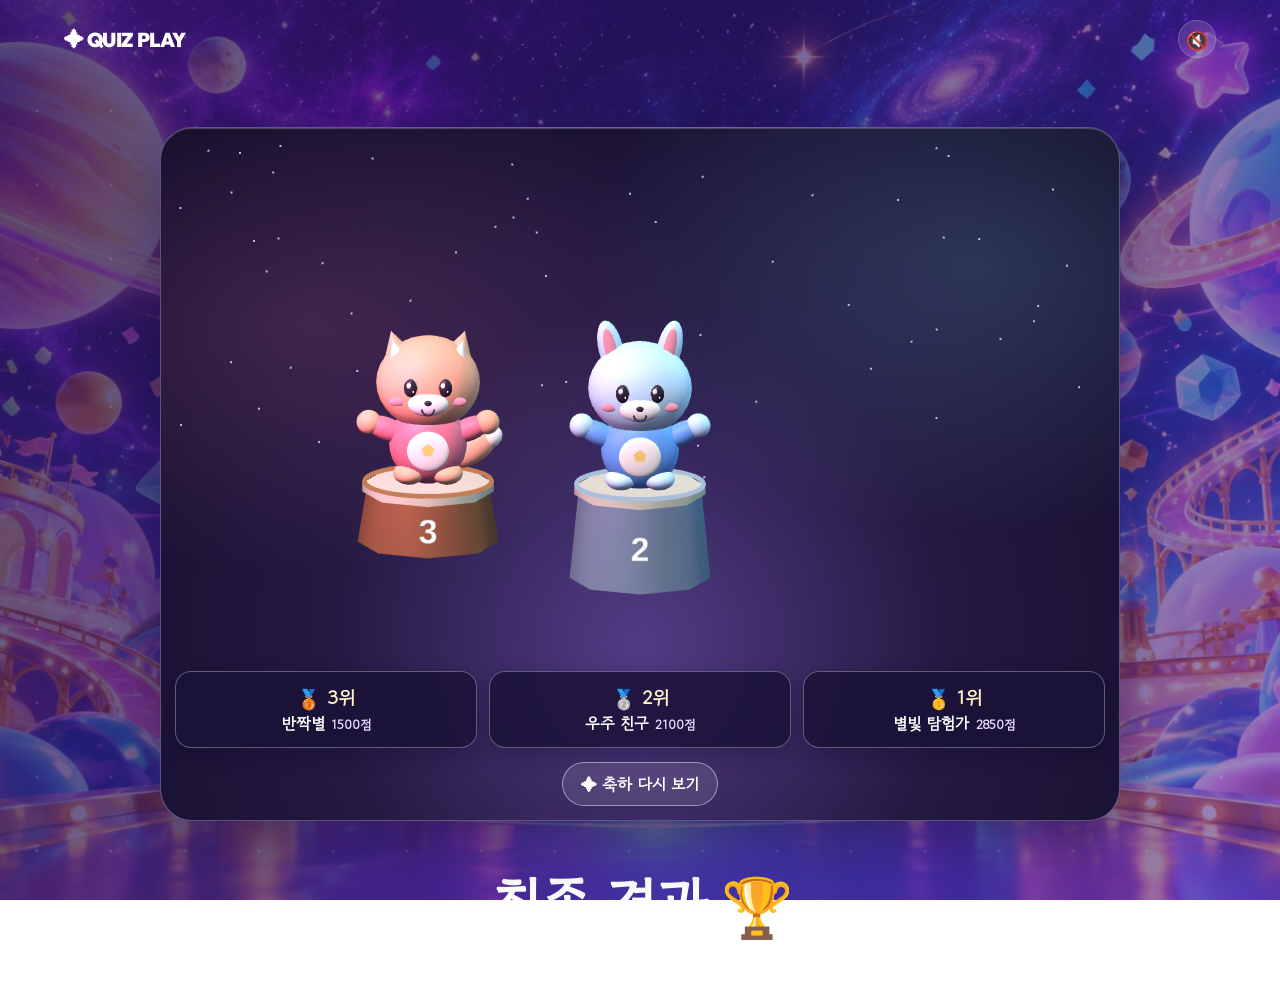
<file: tests/podium-preview.html>
<!doctype html><html lang="ko"><head><meta charset="utf-8"><meta name="viewport" content="width=device-width,initial-scale=1"><link rel="stylesheet" href="../style.css"><title>시상대 검증</title></head>
<body class="game theme-cosmic"><header class="game-top"><span class="brand">✦ QUIZ PLAY</span><span class="top-right"></span></header><main class="screen"><div id="podium" class="podium" aria-label="상위 3위 시상대"></div><h1 class="game-heading">최종 결과 🏆</h1></main>
<script type="module">import { podium } from '../js/game-effects.js';const presets={normal:[{name:'별빛 탐험가',score:2850},{name:'우주 친구',score:2100},{name:'반짝별',score:1500}],tie:[{name:'별빛 탐험가',score:2500},{name:'우주 친구',score:2500},{name:'반짝별',score:1500}],empty:[]};window.showPodiumTest=name=>podium(document.getElementById('podium'),presets[name]);window.showPodiumTest('normal');</script></body></html>
</file>
<file: style.css>
@import url('https://fonts.googleapis.com/css2?family=Outfit:wght@600;700;800;900&family=Gowun+Dodum&display=swap');
:root { --ink:#25164f; --purple:#7445e8; --pink:#ff64ae; --yellow:#ffd456; --muted:#77708c; }
* { box-sizing:border-box; }
html,body { margin:0; min-height:100%; }
body { font-family:"Gowun Dodum","Apple SD Gothic Neo","Malgun Gothic",sans-serif; color:var(--ink); }
button,input,select { font:inherit; }
button,a { -webkit-tap-highlight-color:transparent; }
button { cursor:pointer; border:0; }
button:disabled { opacity:.45; cursor:default; }
a { color:inherit; text-decoration:none; }
[hidden] { display:none!important; }
.brand { font:900 20px "Outfit",sans-serif; letter-spacing:-.6px; white-space:nowrap; color:white; }
.brand span { color:#ffd456; font-size:26px; margin-right:5px; }
.brand.dark { color:var(--ink); }
.brand.dark span { color:var(--purple); }
.eyebrow,.step-label { font:800 11px "Outfit",sans-serif; letter-spacing:.18em; color:#b8a1ff; }
.btn { display:inline-flex; align-items:center; justify-content:center; gap:8px; padding:16px 23px; border-radius:14px; font-weight:900; font-size:16px; box-shadow:0 5px 0 rgba(28,12,71,.2); transition:transform .15s,box-shadow .15s; }
.btn:hover:not(:disabled) { transform:translateY(-2px); }
.btn:active:not(:disabled) { transform:translateY(3px); box-shadow:0 2px 0 rgba(28,12,71,.2); }
.btn.primary { background:var(--yellow); color:#302054; }
.btn.light { background:white; color:var(--ink); }
.btn.ghost { color:white; background:rgba(255,255,255,.1); border:1px solid rgba(255,255,255,.35); box-shadow:none; }
.btn.compact { padding:12px 21px; font-size:14px; }
.topbar,.game-top { display:flex; align-items:center; justify-content:space-between; gap:20px; padding:23px 6%; color:white; position:relative; z-index:1; }
.top-link { font-size:13px; font-weight:800; color:#eee6ff; }
.home { background:#f8f7fd; }
.home-main { min-height:510px; position:relative; overflow:hidden; display:flex; align-items:center; justify-content:space-between; gap:40px; padding:50px 10% 80px; color:white; background:radial-gradient(circle at 74% 30%,#874df0 0,transparent 34%),linear-gradient(130deg,#251452,#4c258f 65%,#7445c9); }
.home .topbar { background:#251452; }
.home-copy { position:relative; z-index:1; }
.home-copy h1 { font-size:clamp(39px,5vw,70px); line-height:1.18; letter-spacing:-.05em; margin:18px 0; }
.home-copy h1 em { color:#ffdc6b; font-style:normal; }
.home-copy p { color:#e0d5fb; line-height:1.8; font-size:16px; }
.home-actions { display:flex; flex-wrap:wrap; gap:12px; margin:27px 0; }
.features { display:flex; flex-wrap:wrap; gap:18px; color:#d6c7f8; font-size:12px; font-weight:bold; }
.hero-art { flex:0 0 350px; height:340px; position:relative; display:grid; place-items:center; }
.hero-card { width:255px; height:290px; border:7px solid rgba(255,255,255,.88); border-radius:32px; background:linear-gradient(145deg,#8660f2,#d269df); transform:rotate(8deg); box-shadow:0 25px 70px #170c4870, inset 0 0 30px #ffffff3a; display:flex; flex-direction:column; align-items:center; justify-content:center; gap:12px; }
.hero-card-label,.hero-card b { font:800 11px "Outfit",sans-serif; letter-spacing:.15em; }
.hero-question { font:900 125px/1 "Outfit"; color:#ffdf61; text-shadow:4px 8px 0 #6c39c1; }
.hero-answers { display:flex; gap:10px; }.hero-answers i { display:grid; place-items:center; background:#55c9fb; width:50px; height:45px; border-radius:12px; font:900 26px "Outfit"; font-style:normal; }.hero-answers i+ i { background:#fb638f; }
.orbit,.hero-star { position:absolute; font-size:50px; color:#ffe276; text-shadow:0 5px 20px #b951ed; }.orbit-one { left:0; top:30px; }.orbit-two { right:0; top:60px; color:#9bf6ef; }.hero-star { left:0; bottom:10px; color:#ff8ccc; }
.library { max-width:1200px; margin:auto; padding:55px 30px 90px; }.section-title { display:flex; justify-content:space-between; align-items:end; margin-bottom:24px; }.section-title h2,.panel-heading h2 { margin:7px 0; font-size:25px; letter-spacing:-.04em; }.section-title p,.panel-heading p { color:var(--muted); font-size:14px; margin:0; }.text-link { color:var(--purple); font-weight:900; }
.quiz-list { display:grid; grid-template-columns:repeat(auto-fill,minmax(260px,1fr)); gap:20px; }.quiz-card { background:white; border:1px solid #edeaf6; border-radius:22px; overflow:hidden; box-shadow:0 9px 30px #3b275208; }.quiz-cover { height:150px; padding:20px; display:flex; flex-direction:column; justify-content:space-between; color:white; position:relative; overflow:hidden; background-size:cover; background-position:center; }.quiz-cover span { font:800 10px "Outfit"; letter-spacing:.15em; }.quiz-cover strong { font:900 44px "Outfit"; }.quiz-cover small { font-size:10px; letter-spacing:.1em; }.quiz-cover i { position:absolute; right:20px; top:30px; font-size:75px; font-style:normal; color:#ffffff9c; }.quiz-card-body { padding:20px; }.card-tag { color:var(--purple); background:#f1edff; border-radius:20px; padding:5px 10px; font-size:11px; font-weight:bold; }.quiz-card h3 { margin:15px 0 6px; font-size:18px; }.quiz-card p { color:var(--muted); font-size:13px; min-height:36px; }.card-actions { display:flex; align-items:center; gap:15px; border-top:1px solid #f1eef7; padding-top:16px; color:#827b93; font-size:13px; font-weight:bold; }.card-actions button { background:none; color:inherit; padding:0; }.card-actions .play-link { color:var(--purple); margin-right:auto; }
.editor-page { background:#f7f6fc; }.editor-top { height:72px; background:white; border-bottom:1px solid #ece9f4; display:flex; justify-content:space-between; align-items:center; padding:0 5%; position:sticky; top:0; z-index:5; }.editor-actions { display:flex; align-items:center; gap:25px; }.quiet-link { font-size:13px; color:#77708c; font-weight:bold; }.editor-layout { max-width:1250px; margin:auto; display:grid; grid-template-columns:250px 1fr; gap:45px; padding:48px 30px 90px; }.editor-sidebar { position:sticky; top:115px; align-self:start; }.editor-sidebar h1 { font-size:29px; line-height:1.35; letter-spacing:-.05em; }.editor-sidebar>p,.tip-card p { font-size:14px; line-height:1.7; color:var(--muted); }.tip-card { background:#eae3ff; padding:20px; border-radius:18px; margin:32px 0; }.tip-card span { display:block; font-size:25px; color:var(--purple); margin-bottom:8px; }.tip-card p { margin-bottom:0; }.editor-content { display:grid; gap:18px; }.editor-panel { background:white; border:1px solid #ece9f5; border-radius:22px; padding:30px; box-shadow:0 8px 30px #30165707; }.panel-heading { display:flex; justify-content:space-between; align-items:start; margin-bottom:24px; }.step-label { color:#9a7aec; }.panel-icon { display:grid; place-items:center; width:42px; height:42px; border-radius:14px; color:var(--purple); background:#f2edff; font:900 24px "Outfit"; }.field { display:block; font-size:13px; font-weight:900; margin-top:17px; }.field input,.field select { display:block; width:100%; margin-top:8px; padding:13px 14px; border:1px solid #e6e1f0; border-radius:11px; color:var(--ink); background:#fbfaff; outline:none; }.field input:focus,.field select:focus { border-color:#9571eb; box-shadow:0 0 0 3px #eee7ff; }.optional { color:#aaa3b8; font-size:11px; font-weight:normal; }
.themes { display:grid; grid-template-columns:repeat(3,1fr); gap:12px; }.theme-choice { padding:5px 5px 12px; border:2px solid #edeaf4; border-radius:15px; text-align:left; background:white; color:var(--ink); }.theme-choice.selected { border-color:var(--purple); box-shadow:0 0 0 3px #f0ebff; }.theme-choice strong,.theme-choice small { display:block; margin:8px 7px 0; }.theme-choice strong { font-size:13px; }.theme-choice small { color:#928ba3; font-size:11px; margin-top:3px; }.theme-preview { height:90px; display:block; border-radius:10px; color:#fff; padding:13px; background-size:cover; background-position:center; }.theme-preview i { font-size:25px; font-style:normal; }.theme-preview b { float:right; font-size:34px; color:#ffdd6a; }
.question-editor { border:1px solid #ebe7f3; background:#fdfcff; border-radius:16px; padding:20px; margin:15px 0; }.question-head { display:flex; justify-content:space-between; align-items:center; }.question-head strong { font-size:14px; }.number-badge { display:inline-grid; place-items:center; width:33px; height:33px; background:#eee8ff; color:var(--purple); border-radius:10px; font:800 13px "Outfit"; margin-right:8px; }.question-tools { display:flex; gap:4px; }.question-tools button { color:#8a839b; background:#f2f0f7; border-radius:8px; width:30px; height:30px; }.editor-options { display:grid; grid-template-columns:1fr 1fr; gap:10px; margin-top:8px; }.option-edit { display:flex; align-items:center; gap:7px; }.option-edit input { margin:0; }.correct-pick { flex:0 0 36px; height:36px; border-radius:10px; color:#9991a8; background:#eeeaf5; font-weight:900; }.correct-pick.picked { color:white; background:#38bf8b; }.question-details { display:flex; gap:14px; }.question-details .field:first-child { flex:1; }.time-field { width:115px; }.add-buttons { display:flex; gap:10px; margin-top:17px; }.add-btn { flex:1; padding:15px; border:1px dashed #bca9e9; background:#f8f5ff; border-radius:12px; color:var(--purple); font-weight:900; }.count { font-size:14px; color:var(--purple); }.editor-message,.msg { color:#e33f66; font-size:13px; font-weight:bold; }.editor-footer { display:flex; justify-content:space-between; align-items:center; gap:15px; }.editor-footer p { color:#8e879f; font-size:12px; }
.theme-cosmic { background-image:linear-gradient(120deg,#24104bbd,#4a1e8d8a),url("assets/cosmic.jpg"),linear-gradient(135deg,#271551,#864de2); }.theme-sunset { background-image:radial-gradient(circle at 75% 15%,#ffd179 0,transparent 25%),radial-gradient(circle at 15% 90%,#fa7bb1 0,transparent 30%),linear-gradient(135deg,#8a359f,#f66c88 65%,#ffa77b); }.theme-ocean { background-image:radial-gradient(circle at 80% 15%,#78f4d7 0,transparent 25%),radial-gradient(circle at 12% 80%,#31cce2 0,transparent 30%),linear-gradient(135deg,#153679,#1466a4 58%,#31b4b3); }
.game { min-height:100vh; color:white; background-size:cover; background-position:center; background-attachment:fixed; }.game::before { content:""; position:fixed; inset:0; background-image:radial-gradient(#ffffff88 1px,transparent 2px); background-size:74px 74px; opacity:.25; pointer-events:none; }.game-top { padding:20px 5%; }.game-title { font-weight:bold; font-size:13px; opacity:.8; }.live-badge { font:800 10px "Outfit"; letter-spacing:.12em; background:#ffffff20; border:1px solid #ffffff35; border-radius:30px; padding:9px 14px; }.screen { min-height:calc(100vh - 75px); position:relative; display:flex; flex-direction:column; align-items:center; justify-content:center; text-align:center; gap:16px; padding:25px 20px 60px; }.game-heading { font-size:clamp(35px,5vw,58px); letter-spacing:-.05em; margin:0; }.game-heading span { color:#ffdd65; }.sub { color:#f0eaff; margin:0; font-size:16px; line-height:1.6; }.join-box { background:white; color:var(--ink); border-radius:24px; padding:22px 30px; display:flex; gap:25px; align-items:center; box-shadow:0 18px 60px #18073540; }.qr svg { display:block; width:clamp(150px,18vw,210px); height:auto; }.join-info { text-align:left; }.mini-label { font:800 11px "Outfit",sans-serif; letter-spacing:.12em; color:#a49bb5; }.url { font-size:13px; margin:5px 0 20px; word-break:break-all; }.pin { font:900 clamp(48px,8vw,75px)/1 "Outfit"; letter-spacing:.08em; margin:7px 0; color:#7542e7; }.players { list-style:none; padding:0; margin:0; display:flex; flex-wrap:wrap; gap:8px; justify-content:center; max-width:900px; }.players li,.tag { background:#ffffff25; border:1px solid #ffffff35; padding:9px 16px; border-radius:30px; font-weight:bold; }.qnum { font:800 12px "Outfit"; letter-spacing:.15em; background:#ffffff25; border-radius:30px; padding:9px 16px; }.qtext { background:white; color:var(--ink); border-radius:22px; padding:30px; font-size:clamp(22px,3.5vw,42px); font-weight:900; line-height:1.4; max-width:950px; width:100%; margin:0; word-break:keep-all; box-shadow:0 15px 45px #160c3b30; }.timer { display:grid; place-items:center; border:5px solid #fff9; background:#ffdb63; color:var(--ink); border-radius:50%; width:76px; height:76px; font:900 32px "Outfit"; }.timer.small { width:58px; height:58px; font-size:25px; }.answer-grid { display:grid; grid-template-columns:repeat(2,minmax(0,1fr)); gap:12px; width:100%; max-width:950px; }.answer-tile { display:flex; align-items:center; gap:14px; text-align:left; border-radius:15px; padding:18px 20px; color:white; font-size:clamp(16px,2vw,22px); font-weight:900; min-height:75px; box-shadow:0 5px 0 #130a3d40; overflow-wrap:anywhere; }.answer-tile span:first-child { opacity:.9; }.color-0 { background:#ee5579; }.color-1 { background:#5287f5; }.color-2 { background:#e7a42e; }.color-3 { background:#39b78f; }.player-options { max-width:620px; }.player-options .answer-tile { min-height:110px; }.reveal-grid { display:grid; grid-template-columns:1fr 1fr; gap:16px; max-width:950px; width:100%; }.glass-panel { background:#ffffff1e; border:1px solid #ffffff35; border-radius:22px; padding:25px; }.glass-panel h2 { font-size:18px; }.answer-reveal { font-size:clamp(27px,4vw,44px); font-weight:900; margin:10px 0 20px; }.glass-panel .answer-tile { font-size:14px; min-height:55px; padding:12px; justify-content:space-between; }.glass-panel .correct { outline:3px solid #fff; }.exp { line-height:1.6; color:#f0e9ff; }.rank { list-style:none; padding:0; margin:0; counter-reset:r; text-align:left; }.rank li { counter-increment:r; display:flex; justify-content:space-between; gap:10px; background:white; color:var(--ink); border-radius:12px; padding:13px 16px; margin-top:8px; font-weight:bold; }.rank li span:before { content:counter(r) ". "; color:var(--purple); }.final-rank { max-width:520px; width:100%; }.form { display:grid; gap:14px; text-align:left; background:white; color:var(--ink); padding:25px; border-radius:22px; width:100%; max-width:380px; box-shadow:0 20px 60px #1a0b3e50; }.form label { font-size:13px; font-weight:bold; }.form input { display:block; width:100%; margin-top:7px; padding:15px; border:1px solid #e5dff0; background:#f9f7fd; border-radius:12px; font-size:18px; outline:none; }.form input:focus { border-color:var(--purple); }.form .msg { margin:0; min-height:1em; }.celebrate { color:#ffe071; font-size:100px; line-height:1; text-shadow:0 10px 30px #eec55880; }.big { font-size:30px; font-weight:900; margin:0; }.huge { font:900 70px "Outfit"; color:#ffe071; margin:0; }.game-error { color:#fff2aa; font-weight:bold; }
@media(max-width:760px) { .home-main { padding:55px 7%; min-height:auto; }.hero-art { display:none; }.features { gap:12px; }.editor-layout { display:block; padding:28px 16px 70px; }.editor-sidebar { position:static; margin-bottom:25px; }.editor-sidebar h1 { margin:8px 0; }.tip-card,.editor-sidebar .quiet-link { display:none; }.editor-panel { padding:21px; }.editor-top { padding:0 16px; }.editor-actions { gap:14px; }.reveal-grid { grid-template-columns:1fr; }.game-title { display:none; }.join-box { flex-wrap:wrap; justify-content:center; }.join-info { text-align:center; }.screen { justify-content:flex-start; padding-top:40px; }.section-title { align-items:start; }.editor-footer { align-items:flex-start; flex-direction:column; } }
@media(max-width:480px) { .themes { gap:6px; }.theme-preview { height:65px; }.theme-choice strong { font-size:11px; }.theme-choice small { font-size:10px; }.editor-options { grid-template-columns:1fr; }.question-details { flex-direction:column; gap:0; }.time-field { width:100%; }.add-buttons { flex-direction:column; }.answer-tile { padding:14px; gap:8px; }.player-options .answer-tile { min-height:90px; }.game-top { padding:16px; }.brand { font-size:17px; } }

.account-actions { display:flex; align-items:center; gap:15px; font-size:12px; color:#e3dafa; }
.account-btn { background:#ffffff20; color:white; border:1px solid #ffffff40; border-radius:10px; padding:9px 13px; font-weight:bold; }
.library-message { color:#77708c; font-size:14px; line-height:1.7; }
.editor-auth { max-width:560px; margin:100px auto; text-align:center; padding:32px; }
.editor-auth p { color:var(--muted); line-height:1.6; }
.editor-auth .btn { margin:18px 0; }
.image-field { margin-top:18px; padding:15px; border:1px dashed #d6caef; border-radius:12px; background:#faf8ff; }
.upload-label { display:inline-flex; align-items:center; gap:7px; color:var(--purple); font-size:13px; font-weight:900; cursor:pointer; }
.upload-label input { max-width:190px; font-size:11px; }
.image-field>span { display:block; margin-top:7px; color:#938ba4; font-size:11px; }
.image-preview { display:flex; align-items:center; gap:12px; margin-top:12px; }
.image-preview img { max-width:150px; max-height:100px; object-fit:contain; border-radius:8px; }
.image-preview button { background:#eee9f7; color:#65597b; padding:8px 10px; border-radius:8px; font-size:12px; }
.ai-panel { border-color:#e2d7ff; background:linear-gradient(140deg,#fff,#f8f4ff); }
.field textarea { display:block; width:100%; margin-top:8px; padding:14px; border:1px solid #e6e1f0; border-radius:11px; color:var(--ink); background:#fff; font:inherit; font-size:14px; resize:vertical; line-height:1.65; }
.field textarea:focus { outline:none; border-color:#9571eb; box-shadow:0 0 0 3px #eee7ff; }
.ai-options { display:flex; gap:12px; }.ai-options .field { flex:1; }
.ai-note { color:#77708c; font-size:12px; line-height:1.7; margin:16px 0; }
.ai-button { background:#7445e8; color:white; }
.ai-file { display:flex; align-items:center; gap:12px; flex-wrap:wrap; margin-bottom:14px; }.ai-file-btn { background:#fff; color:#7445e8; border:1.5px solid #cdbbff; cursor:pointer; }.ai-file-btn:hover { background:#f3edff; }#ai-file-name { color:#77708c; font-size:12px; line-height:1.6; }
.question-image { display:block; width:100%; max-height:260px; object-fit:contain; border-radius:14px; background:white; }
.host-image { max-width:650px; max-height:240px; }
.player-question { gap:16px; }
.player-status { width:100%; max-width:620px; display:flex; justify-content:space-between; align-items:center; gap:10px; }
.player-rank { font-weight:bold; background:#100b30c9; padding:10px 14px; border-radius:12px; }
.player-card { width:100%; max-width:620px; background:#100b30df; border:1px solid #ffffff36; padding:15px; border-radius:20px; }
.player-card .qtext { background:transparent; color:white; box-shadow:none; font-size:clamp(21px,4vw,32px); padding:20px 8px 10px; }
.player-options .answer-tile { justify-content:center; text-align:center; background-image:linear-gradient(#ffffff32,transparent 40%,#00000030); border:1px solid #ffffff30; }
@media(max-width:760px) {
  .account-actions { flex-wrap:wrap; justify-content:flex-end; gap:8px; }
  #account-status { width:100%; text-align:right; order:3; font-size:10px; }
  .player-question { padding:18px 16px 35px; }
  .player-options[data-type="choice"] { grid-template-columns:1fr; }
  .player-options[data-type="choice"] .answer-tile { min-height:64px; }
  .player-options[data-type="ox"] .answer-tile { min-height:105px; }
  .question-image { max-height:220px; }
}

/* 진행자 화면: 멀리서 보는 큰 화면용 */
.top-right { display:flex; align-items:center; gap:12px; }
.fs-btn { display:grid; place-items:center; width:40px; height:40px; border-radius:12px; color:white; background:#ffffff20; border:1px solid #ffffff35; cursor:pointer; }
.fs-btn:hover { background:#ffffff38; }
.fs-btn .fs-off, .is-fullscreen .fs-btn .fs-on { display:none; }
.is-fullscreen .fs-btn .fs-off { display:block; }
.host-screen .game-top { padding:clamp(14px,2vh,28px) 3.5%; }
.host-screen .brand { font-size:clamp(20px,1.9vw,38px); }
.host-screen .game-title { font-size:clamp(14px,1.3vw,26px); }
.host-screen .live-badge { font-size:clamp(10px,.9vw,17px); }
.host-screen .screen { min-height:calc(100vh - clamp(70px,9vh,110px)); gap:clamp(8px,1.6vh,36px); padding:.5vh 3vw 2vh; }
.host-screen .eyebrow { font-size:clamp(12px,1.2vw,24px); }
.host-screen .game-heading { font-size:clamp(36px,min(6.2vw,8vh),128px); }
.host-screen .sub { font-size:clamp(16px,min(1.9vw,3vh),38px); }
.host-screen .qnum { font-size:clamp(14px,1.4vw,28px); padding:.6em 1.2em; }
.host-screen .qtext { max-width:min(94vw,1800px); font-size:clamp(24px,min(4.4vw,5.6vh),92px); padding:clamp(14px,2.4vh,56px) clamp(24px,3vw,60px); border-radius:clamp(22px,2vw,40px); }
.host-screen .host-image { max-width:min(70vw,1100px); max-height:34vh; width:auto; }
.host-screen .timer { width:clamp(64px,min(8vw,10vh),170px); height:clamp(64px,min(8vw,10vh),170px); font-size:clamp(28px,min(3.6vw,4.8vh),76px); border-width:clamp(5px,.5vw,9px); }
.host-screen .answer-grid { max-width:min(94vw,1800px); gap:clamp(12px,1.4vw,28px); }
.host-screen .answer-tile { font-size:clamp(18px,min(2.7vw,4.2vh),56px); min-height:clamp(64px,11vh,210px); padding:clamp(16px,2vh,34px) clamp(18px,2vw,40px); border-radius:clamp(15px,1.4vw,28px); }
.host-screen .reveal-grid { max-width:min(94vw,1800px); gap:clamp(16px,1.8vw,36px); }
.host-screen .glass-panel { padding:clamp(16px,min(2.4vw,2.6vh),50px); border-radius:clamp(22px,2vw,40px); }
.host-screen .glass-panel h2 { font-size:clamp(20px,min(2.4vw,4vh),48px); margin-top:0; }
.host-screen .mini-label { font-size:clamp(12px,1.1vw,22px); }
.host-screen .answer-reveal { font-size:clamp(34px,min(6vw,7.5vh),128px); margin:.1em 0 .3em; }
.host-screen .glass-panel .answer-tile { font-size:clamp(16px,min(2.4vw,3.6vh),48px); min-height:clamp(48px,7vh,130px); padding:clamp(12px,1.6vh,26px) clamp(16px,1.6vw,32px); }
.host-screen .exp { font-size:clamp(15px,min(2.2vw,3.2vh),44px); line-height:1.55; }
.host-screen .rank li { font-size:clamp(15px,min(2.2vw,3.2vh),44px); padding:clamp(8px,1.2vh,26px) clamp(16px,1.6vw,32px); border-radius:clamp(12px,1vw,22px); margin-top:clamp(5px,.9vh,18px); }
.host-screen .final-rank { max-width:min(80vw,1200px); }
.host-screen .join-box { padding:clamp(22px,3vh,52px) clamp(30px,3.4vw,70px); gap:clamp(25px,3vw,64px); border-radius:clamp(24px,2vw,44px); }
.host-screen .qr svg { width:clamp(180px,26vh,460px); }
.host-screen .join-info .url { font-size:clamp(13px,1.3vw,26px); }
.host-screen .pin { font-size:clamp(52px,min(9vw,13vh),190px); }
.host-screen .players { max-width:min(90vw,1700px); gap:clamp(8px,1vw,18px); }
.host-screen .players li { font-size:clamp(15px,min(1.7vw,3vh),34px); padding:.5em 1em; }
.host-screen .btn { font-size:clamp(15px,min(1.6vw,2.8vh),32px); padding:.7em 1.6em; }
@media(max-width:760px) { .host-screen .host-image { max-width:92vw; } }

/* 다크 모드와 접근성을 고려한 전환 애니메이션 */
.theme-toggle { display:inline-grid; place-items:center; flex:0 0 38px; width:38px; height:38px; padding:0; border:1px solid #ffffff55; border-radius:12px; background:#ffffff21; color:white; font-size:23px; line-height:1; transition:background .2s,transform .2s; }
.theme-toggle:hover { background:#ffffff3c; transform:translateY(-1px); }
.editor-top .theme-toggle { color:#5a379c; background:#f0eaff; border-color:#ddd2f4; }
:root[data-theme="dark"] { color-scheme:dark; --ink:#f7f3ff; --muted:#bcb0cf; --purple:#b49aff; }
[data-theme="dark"] .home { background:#161022; }
[data-theme="dark"] .library { color:#f7f3ff; }
[data-theme="dark"] .quiz-card { background:#251b37; border-color:#443357; box-shadow:0 9px 30px #0905135c; }
[data-theme="dark"] .quiz-card p { color:#c0b4d4; }
[data-theme="dark"] .card-tag { background:#49346a; color:#e4d7ff; }
[data-theme="dark"] .card-actions { border-color:#45365a; color:#b7abc9; }
[data-theme="dark"] .library-message { color:#bfb3d2; }
[data-theme="dark"] .editor-page { background:#15101e; color:#f7f3ff; }
[data-theme="dark"] .editor-top { background:#22182e; border-color:#46344f; }
[data-theme="dark"] .editor-top .theme-toggle { background:#47335b; border-color:#6a5284; color:#fff; }
[data-theme="dark"] .quiet-link { color:#c6bad8; }
[data-theme="dark"] .editor-panel { background:#251b31; border-color:#473652; box-shadow:none; }
[data-theme="dark"] .ai-panel { background:linear-gradient(140deg,#281a39,#211b30); border-color:#665082; }
[data-theme="dark"] .tip-card { background:#3c2c56; }
[data-theme="dark"] .panel-icon,[data-theme="dark"] .number-badge { background:#4d3769; color:#e4d7ff; }
[data-theme="dark"] .field input,[data-theme="dark"] .field select,[data-theme="dark"] .field textarea { background:#1b1428; color:#f8f2ff; border-color:#655172; }
[data-theme="dark"] .field input::placeholder,[data-theme="dark"] .field textarea::placeholder { color:#9d90ad; }
[data-theme="dark"] .field input:focus,[data-theme="dark"] .field textarea:focus,[data-theme="dark"] .field select:focus { box-shadow:0 0 0 3px #7e60ae55; }
[data-theme="dark"] .theme-choice { background:#292034; border-color:#524267; color:#f7f2ff; }
[data-theme="dark"] .theme-choice.selected { border-color:#c1adff; box-shadow:0 0 0 3px #7254a355; }
[data-theme="dark"] .theme-choice small { color:#bcb1cf; }
[data-theme="dark"] .question-editor { background:#21192d; border-color:#4d3a5b; }
[data-theme="dark"] .question-tools button { background:#443452; color:#ded3ec; }
[data-theme="dark"] .correct-pick:not(.picked) { background:#41344f; color:#d2c6df; }
[data-theme="dark"] .add-btn { background:#37254b; border-color:#8669aa; color:#e7d9ff; }
[data-theme="dark"] .image-field { background:#2c203b; border-color:#67517e; }
[data-theme="dark"] .image-preview button { background:#4b3a5d; color:#e3d5f2; }
[data-theme="dark"] .ai-file-btn { background:#37294a; color:#eee2ff; border-color:#6c5685; }
/* 야간 모드의 밝은 버튼은 배경과 글자색이 겹치지 않게 고정합니다. */
[data-theme="dark"] .btn.light { background:#fff; color:#25164f; }
[data-theme="dark"] .ai-file-btn:hover { background:#4d3966; color:#fff; }

[data-theme="dark"] .game .join-box,[data-theme="dark"] .game .form,[data-theme="dark"] .game .qtext,[data-theme="dark"] .game .rank li { background:#261c38; color:#f8f2ff; }
[data-theme="dark"] .game .form input { color:#fff; background:#171022; border-color:#67517e; }
[data-theme="dark"] .game .pin { color:#c5abff; }
[data-theme="dark"] .game .player-card .qtext { background:transparent; }
[data-theme="dark"] .game .timer { color:#302054; }
[data-theme="dark"] .game .rank li span:before { color:#c5abff; }
[data-theme="dark"] .game .join-info .url { color:#dfd3ee; }
[data-theme="dark"] .game .mini-label { color:#c8badb; }
.quiz-card { transition:transform .22s ease,box-shadow .22s ease; animation:quiz-card-in .42s ease both; }
.quiz-card:hover { transform:translateY(-4px); box-shadow:0 17px 36px #1c0e4130; }
.quiz-card:nth-child(2) { animation-delay:.055s; }
.quiz-card:nth-child(3) { animation-delay:.11s; }
.hero-card { animation:hero-float 5s ease-in-out infinite; }
.screen:not([hidden]) { animation:page-enter .26s ease both; }
.editor-panel { animation:page-enter .32s ease both; }
@keyframes quiz-card-in { from { opacity:0; transform:translateY(12px); } to { opacity:1; transform:translateY(0); } }
@keyframes page-enter { from { opacity:.55; transform:translateY(8px); } to { opacity:1; transform:translateY(0); } }
@keyframes hero-float { 0%,100% { transform:rotate(8deg) translateY(0); } 50% { transform:rotate(7deg) translateY(-9px); } }
.quiz-skeleton { overflow:hidden; border-radius:22px; background:#e8e3f1; border:1px solid #e3ddec; }
.skeleton-cover { height:150px; background-color:#d6ccec; }
.skeleton-body { padding:20px; }
.skeleton-line { height:14px; background-color:#d5cbdf; border-radius:8px; margin:12px 0; }
.skeleton-line.short { width:44%; }
.skeleton-line.medium { width:70%; }
.quiz-skeleton .skeleton-cover,.quiz-skeleton .skeleton-line { background-image:linear-gradient(105deg,transparent 30%,#ffffffaa 50%,transparent 70%); background-size:230% 100%; animation:skeleton-wave 1.4s linear infinite; }
[data-theme="dark"] .quiz-skeleton { background:#30253f; border-color:#4c395f; }
[data-theme="dark"] .skeleton-cover,[data-theme="dark"] .skeleton-line { background-color:#493956; }
@keyframes skeleton-wave { from { background-position:190% 0; } to { background-position:-40% 0; } }
.sr-only { position:absolute; width:1px; height:1px; padding:0; margin:-1px; overflow:hidden; clip:rect(0,0,0,0); white-space:nowrap; border:0; }
@media(prefers-reduced-motion:reduce) {
 .quiz-card,.hero-card,.screen:not([hidden]),.editor-panel,.quiz-skeleton .skeleton-cover,.quiz-skeleton .skeleton-line { animation:none!important; }
 .quiz-card,.theme-toggle { transition:none!important; }
}

/* 게임 진행과 결과 피드백 */
.clock { --remaining:100%; background:conic-gradient(#ffda72 var(--remaining), #ffffff25 0); border-radius:50%; box-shadow:inset 0 0 0 7px #24143b; min-width:64px; min-height:64px; display:inline-grid; place-items:center; color:#fff; }
.time-progress { height:10px; border-radius:8px; background:#ffffff25; width:min(600px,100%); margin:16px auto; overflow:hidden; }
.time-progress::before { content:""; display:block; width:var(--remaining,100%); height:100%; background:#ffda72; transition:width .1s linear; }
#question-progress { width:100%; height:8px; accent-color:#ffda72; display:block; margin:12px 0; }
.podium { display:flex; justify-content:center; align-items:flex-end; flex-wrap:wrap; gap:16px; margin:24px auto; max-width:900px; }
.podium-place { display:grid; gap:8px; min-width:150px; padding:24px 16px; background:#34234f; color:#fff; border:2px solid #b9a5e3; border-radius:24px 24px 8px 8px; overflow-wrap:anywhere; }
.podium-place span { font-size:3rem; }.podium-place small { font-size:.75rem; }.place-1 { border-color:#ffda72; padding-top:48px; }.place-2 { border-color:#d1d6ef; }.place-3 { border-color:#e1a27a; }
.celebrating .podium-place, #reveal:not([hidden]) .correct, #result:not([hidden]) .big { animation:quiz-pop .6s ease-out; }
@keyframes quiz-pop { from { transform:translateY(18px) scale(.92); opacity:.2; } to { transform:translateY(0) scale(1); opacity:1; } }
:focus-visible { outline:3px solid #ffda72; outline-offset:4px; }
@media(max-width:600px) { .podium { gap:8px; }.podium-place { min-width:90px; flex:1; padding:18px 8px; }.podium-place span { font-size:2rem; }.player-status { flex-wrap:wrap; } }
@media(prefers-reduced-motion:reduce) { *, *::before, *::after { animation:none!important; transition:none!important; scroll-behavior:auto!important; } }

.report-list { display:grid; grid-template-columns:repeat(auto-fit,minmax(240px,1fr)); gap:16px; }.table-scroll { overflow:auto; margin:16px 0 28px; }table { border-collapse:collapse; width:100%; }th,td { padding:12px; border-bottom:1px solid #9988aa70; text-align:left; } #wrong-review article { margin:12px 0; } .card-actions { flex-wrap:wrap; } .game-error:not(:empty) { padding:12px; }

/* 성운 항로: 기존 점수를 그대로 사용하는 새 경주 화면 */
.race-panel { width:min(1000px,calc(100% - 32px)); margin:24px auto; padding:24px; border:1px solid #a58cd780; border-radius:28px; background:radial-gradient(ellipse at top,#352858,#110d25); color:#f8f3ff; box-sizing:border-box; }.race-panel h2 { color:#fff; }.race-panel p { color:#ddcffa; }.race-lane { margin:18px 0; }.race-label { display:flex; justify-content:space-between; gap:12px; overflow-wrap:anywhere; }.star-route { position:relative; height:44px; margin:8px 22px 0 6px; background:repeating-linear-gradient(90deg,transparent 0 9%,#b7a7ff55 9% 10%) center/100% 2px no-repeat; border-bottom:1px solid #d9b9ff30; }.race-ship { position:absolute; left:var(--ship); top:8px; transform:translateX(-10px); color:hsl(var(--hue) 95% 78%); font-size:24px; filter:drop-shadow(0 0 6px currentColor); transition:left 1s ease; }.race-goal { position:absolute;right:-18px;top:8px;color:#ffda72; }.class-forms { display:grid;grid-template-columns:repeat(auto-fit,minmax(250px,1fr));gap:20px;margin:24px 0; }.class-forms label,#assign-quiz label { display:grid;gap:6px;margin:16px 0; }.class-forms input,#assign-quiz select { width:100%;box-sizing:border-box;padding:12px;border:1px solid #a596bf;border-radius:12px;font:inherit;background:var(--surface,#fff);color:var(--text,#251452); }#class-detail { margin-top:32px; }#class-members button { margin-left:8px; }#class-assignments .glass-panel { display:grid;gap:12px; }.account-actions { flex-wrap:wrap; }
@media(max-width:600px) { .race-panel { padding:16px; }.race-label { font-size:.85rem; }.topbar { flex-wrap:wrap;gap:12px; } }
.home .glass-panel { background:#fff; border-color:#e3dced; }
[data-theme="dark"] .home .glass-panel { background:#2a2039; border-color:#594568; }
[data-theme="dark"] .class-forms input,[data-theme="dark"] #assign-quiz select { background:#171022; color:#f8f2ff; border-color:#67517e; }
.rank li span::before { content:none; }
.game .timer.clock { background:radial-gradient(circle closest-side,#24143b 68%,transparent 70%),conic-gradient(#ffda72 var(--remaining),#ffffff25 0); color:#fff; }
[data-theme="dark"] .game .timer.clock { color:#fff; }
.sound-toggle { display:inline-grid;place-items:center;width:38px;height:38px;border-radius:50%;background:#ffffff20;color:#fff;border:1px solid #ffffff35;font-size:18px;flex-shrink:0; }

/* 순위와 점수는 텍스트로 유지하고, 시상대 장면은 장식으로 표시합니다. */
.podium.has-3d { display:block; width:min(100%,960px); max-width:960px; }
.podium.has-3d > .podium-place { display:none; }
.podium-show { position:relative; width:100%; padding:14px; border:1px solid #c4b0ff68; border-radius:32px; overflow:hidden; background:radial-gradient(ellipse at 50% 75%,#523c86 0,#241941 46%,#120d29 100%); box-shadow:0 20px 60px #10092970,inset 0 1px #ffffff35; }
.podium-show::before { content:""; position:absolute; inset:0; pointer-events:none; background:radial-gradient(ellipse at 15% 28%,#f37bb429,transparent 35%),radial-gradient(ellipse at 85% 20%,#7ee0ff2b,transparent 34%); }
.podium-scene { position:relative; width:100%; aspect-ratio:1.7; }
.podium-scene canvas { display:block; width:100%; height:100%; }
.podium-bursts { position:absolute; z-index:1; inset:0; overflow:hidden; pointer-events:none; }
.podium-show.reduced-motion .podium-bursts { display:none; }
.podium-bursts i { position:absolute; top:5%; left:7%; width:clamp(70px,18%,170px); aspect-ratio:1; opacity:0; background:repeating-conic-gradient(#ffd973 0deg 3deg,transparent 3deg 20deg); -webkit-mask-image:radial-gradient(circle,transparent 0 23%,#000 25% 30%,transparent 32% 50%,#000 52% 57%,transparent 60%); mask-image:radial-gradient(circle,transparent 0 23%,#000 25% 30%,transparent 32% 50%,#000 52% 57%,transparent 60%); animation:podium-burst 1.5s ease-out 3.1s both; }
.podium-bursts i:nth-child(2) { left:40%; top:0; background:repeating-conic-gradient(#ff86cb 0deg 3deg,transparent 3deg 20deg); animation-delay:3.7s; }
.podium-bursts i:nth-child(3) { left:auto; right:4%; top:6%; background:repeating-conic-gradient(#89edff 0deg 3deg,transparent 3deg 20deg); animation-delay:4.3s; }
@keyframes podium-burst { 0% { opacity:0; transform:scale(.12); } 20% { opacity:1; } 100% { opacity:0; transform:scale(1.3); } }
.podium-captions { position:relative; display:grid; grid-template-columns:repeat(3,minmax(0,1fr)); gap:12px; margin-top:-18px; }
.podium-caption { min-width:0; padding:12px 8px; color:#fff; border:1px solid #ffffff50; border-radius:16px; background:#1a1238d9; box-shadow:0 7px 20px #100a2b55; opacity:0; transform:translateY(12px); transition:opacity .6s ease var(--podium-delay),transform .6s ease var(--podium-delay); }
.podium-show.is-ready .podium-caption { opacity:1; transform:none; }
.podium-caption strong { display:block; font-size:clamp(14px,2vw,19px); color:#fff3c5; }
.podium-names { max-height:8em; overflow:auto; overflow-wrap:anywhere; }
.podium-names div { display:flex; justify-content:center; align-items:baseline; gap:6px; flex-wrap:wrap; font-weight:bold; }
.podium-names small { color:#eadcff; font-size:.8em; white-space:nowrap; }
.podium-replay { position:relative; margin-top:14px; padding:9px 18px; color:#fff; border:1px solid #ffffff70; border-radius:30px; background:#ffffff1c; font-weight:bold; }
.podium-replay:hover { background:#ffffff38; }
@media(max-width:600px) { .podium-show { padding:9px; border-radius:22px; }.podium-scene { aspect-ratio:1.45; }.podium-captions { gap:5px; margin-top:-8px; }.podium-caption { padding:9px 4px; }.podium-caption strong { font-size:13px; }.podium-names { font-size:12px; } }
@media(prefers-reduced-motion:reduce) { .podium-caption { opacity:1; transform:none; transition:none; } }

/* 난이도 선택 */
.level-picker { display:grid; grid-template-columns:repeat(4,minmax(0,1fr)); gap:8px; margin-top:8px; }
.level-picker button { display:grid; justify-items:center; gap:2px; padding:12px 6px; border:2px solid #e6e1f0; border-radius:13px; background:#fbfaff; color:var(--ink); cursor:pointer; }
.level-picker button b { font-size:19px; }
.level-picker button span { font-size:12px; font-weight:900; }
.level-picker button small { font-size:11px; font-weight:normal; color:var(--muted); }
.level-picker button.selected { border-color:var(--purple); background:#f2edff; box-shadow:0 0 0 3px #eee7ff; }
.level-picker button:focus-visible { outline:3px solid #9571eb; outline-offset:2px; }
.level-picker [data-level="easy"] b { color:#2f9e74; } .level-picker [data-level="medium"] b { color:#c98a12; } .level-picker [data-level="hard"] b { color:#d9436a; } .level-picker [data-level="mix"] b { color:var(--purple); }
#ai-mix { display:block; width:100%; margin-top:10px; padding:12px 14px; border:1px solid #e6e1f0; border-radius:11px; color:var(--ink); background:#fbfaff; font-weight:bold; }
#ai-mix[hidden] { display:none; }
.level-hint { margin:9px 2px 0; color:var(--muted); font-size:12px; font-weight:normal; line-height:1.6; }
.question-head > div:first-child { display:flex; align-items:center; flex-wrap:wrap; gap:6px; }
.level-select { margin-left:6px; padding:5px 8px; border:1px solid #e6e1f0; border-radius:20px; font-size:12px; font-weight:900; color:#8a839b; background:#f6f4fa; cursor:pointer; }
.level-select[data-level="easy"] { color:#1f7d5a; background:#e3f6ee; border-color:#bfe8d6; }
.level-select[data-level="medium"] { color:#94650a; background:#fff3d6; border-color:#f3dca2; }
.level-select[data-level="hard"] { color:#b72c52; background:#ffe6ee; border-color:#f6c1d1; }
.question-tools button.spinning { animation:level-spin 1s linear infinite; }
@keyframes level-spin { to { transform:rotate(360deg); } }
@media (max-width:600px) { .level-picker { grid-template-columns:repeat(2,minmax(0,1fr)); } }
[data-theme="dark"] .level-picker button { background:#2b2238; border-color:#4c3d60; }
[data-theme="dark"] .level-picker button.selected { background:#3a2b55; border-color:var(--purple); box-shadow:0 0 0 3px #4a3870; }
[data-theme="dark"] #ai-mix, [data-theme="dark"] .level-select { background:#2b2238; border-color:#4c3d60; color:#ded3ec; }
[data-theme="dark"] .level-select[data-level="easy"] { background:#1f3d33; color:#9fe4c6; border-color:#2f6b55; }
[data-theme="dark"] .level-select[data-level="medium"] { background:#3d3219; color:#f3cf7c; border-color:#6b5524; }
[data-theme="dark"] .level-select[data-level="hard"] { background:#46202d; color:#ffadc4; border-color:#7a3248; }

/* 원고 글자 수 */
.source-count { margin:6px 2px 0; min-height:1em; color:var(--muted); font-size:12px; line-height:1.6; }
.source-count.over { color:#e33f66; font-weight:bold; }
</file>
